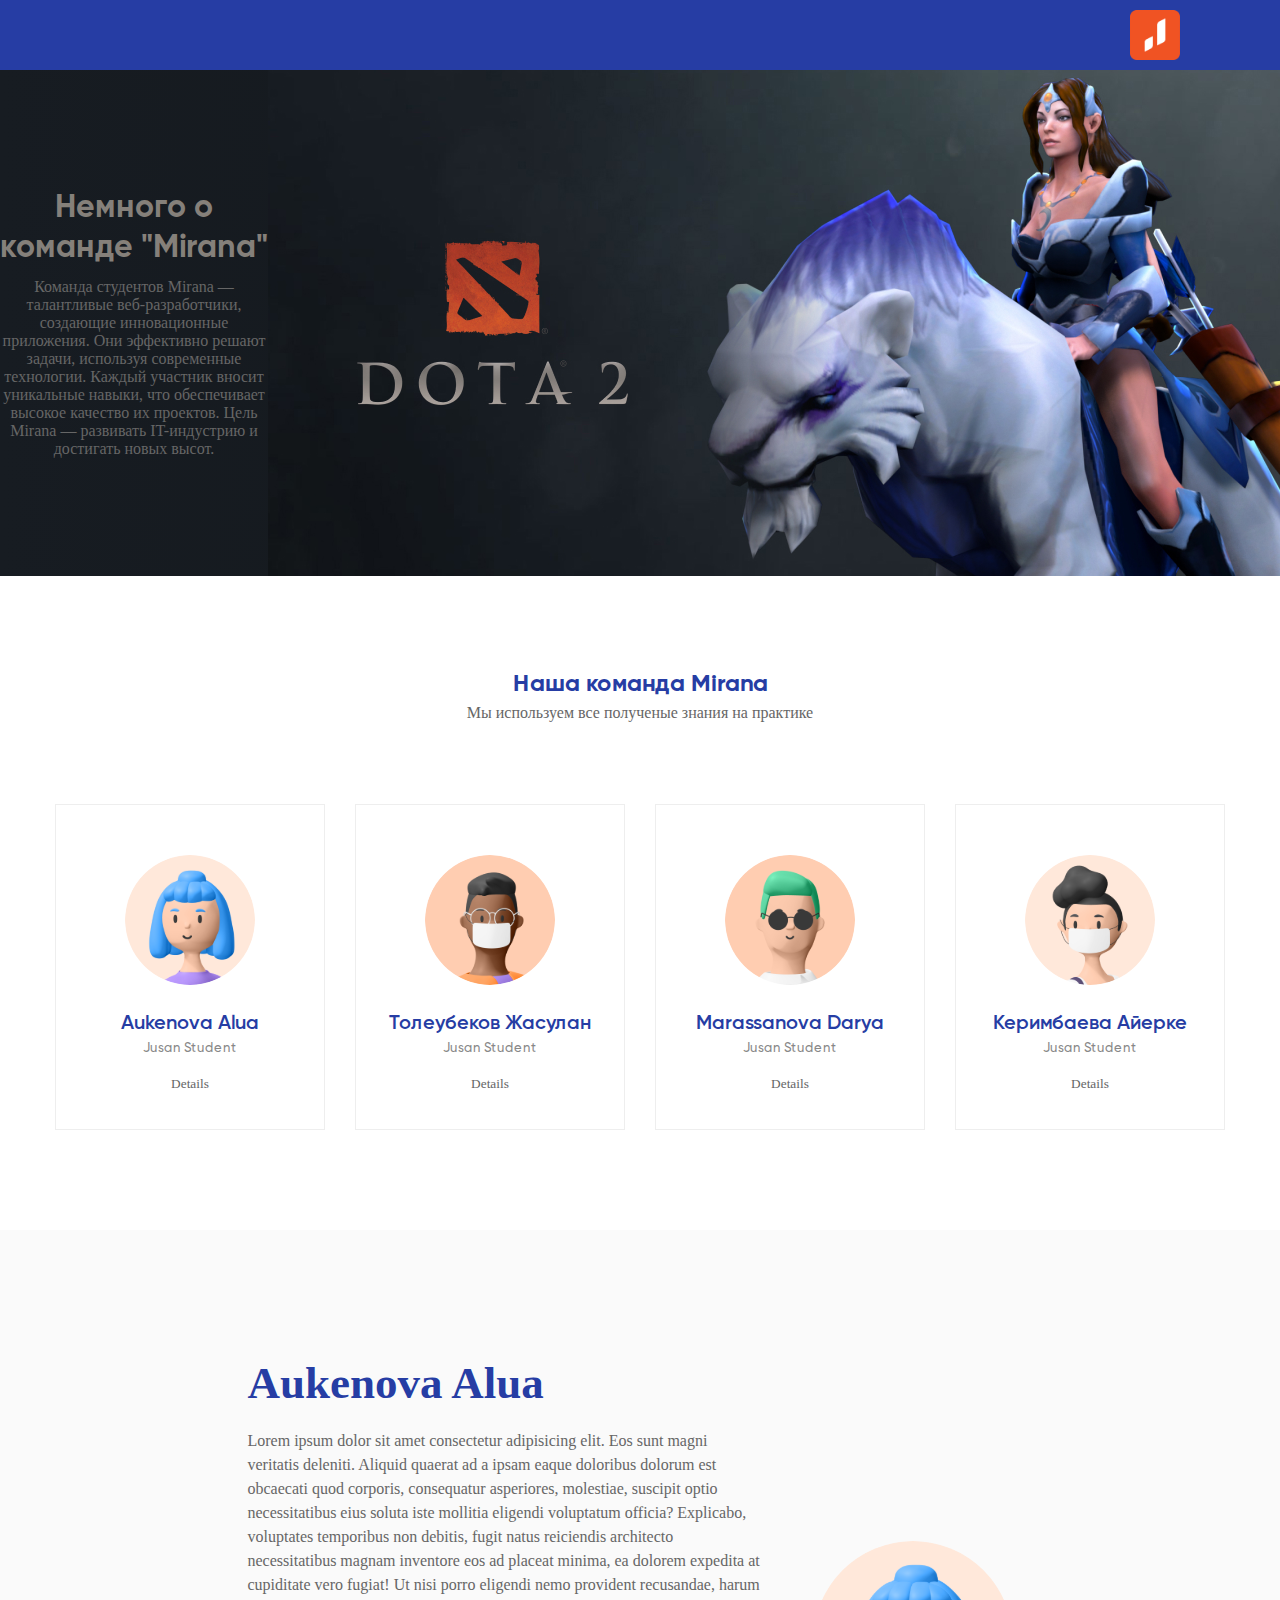
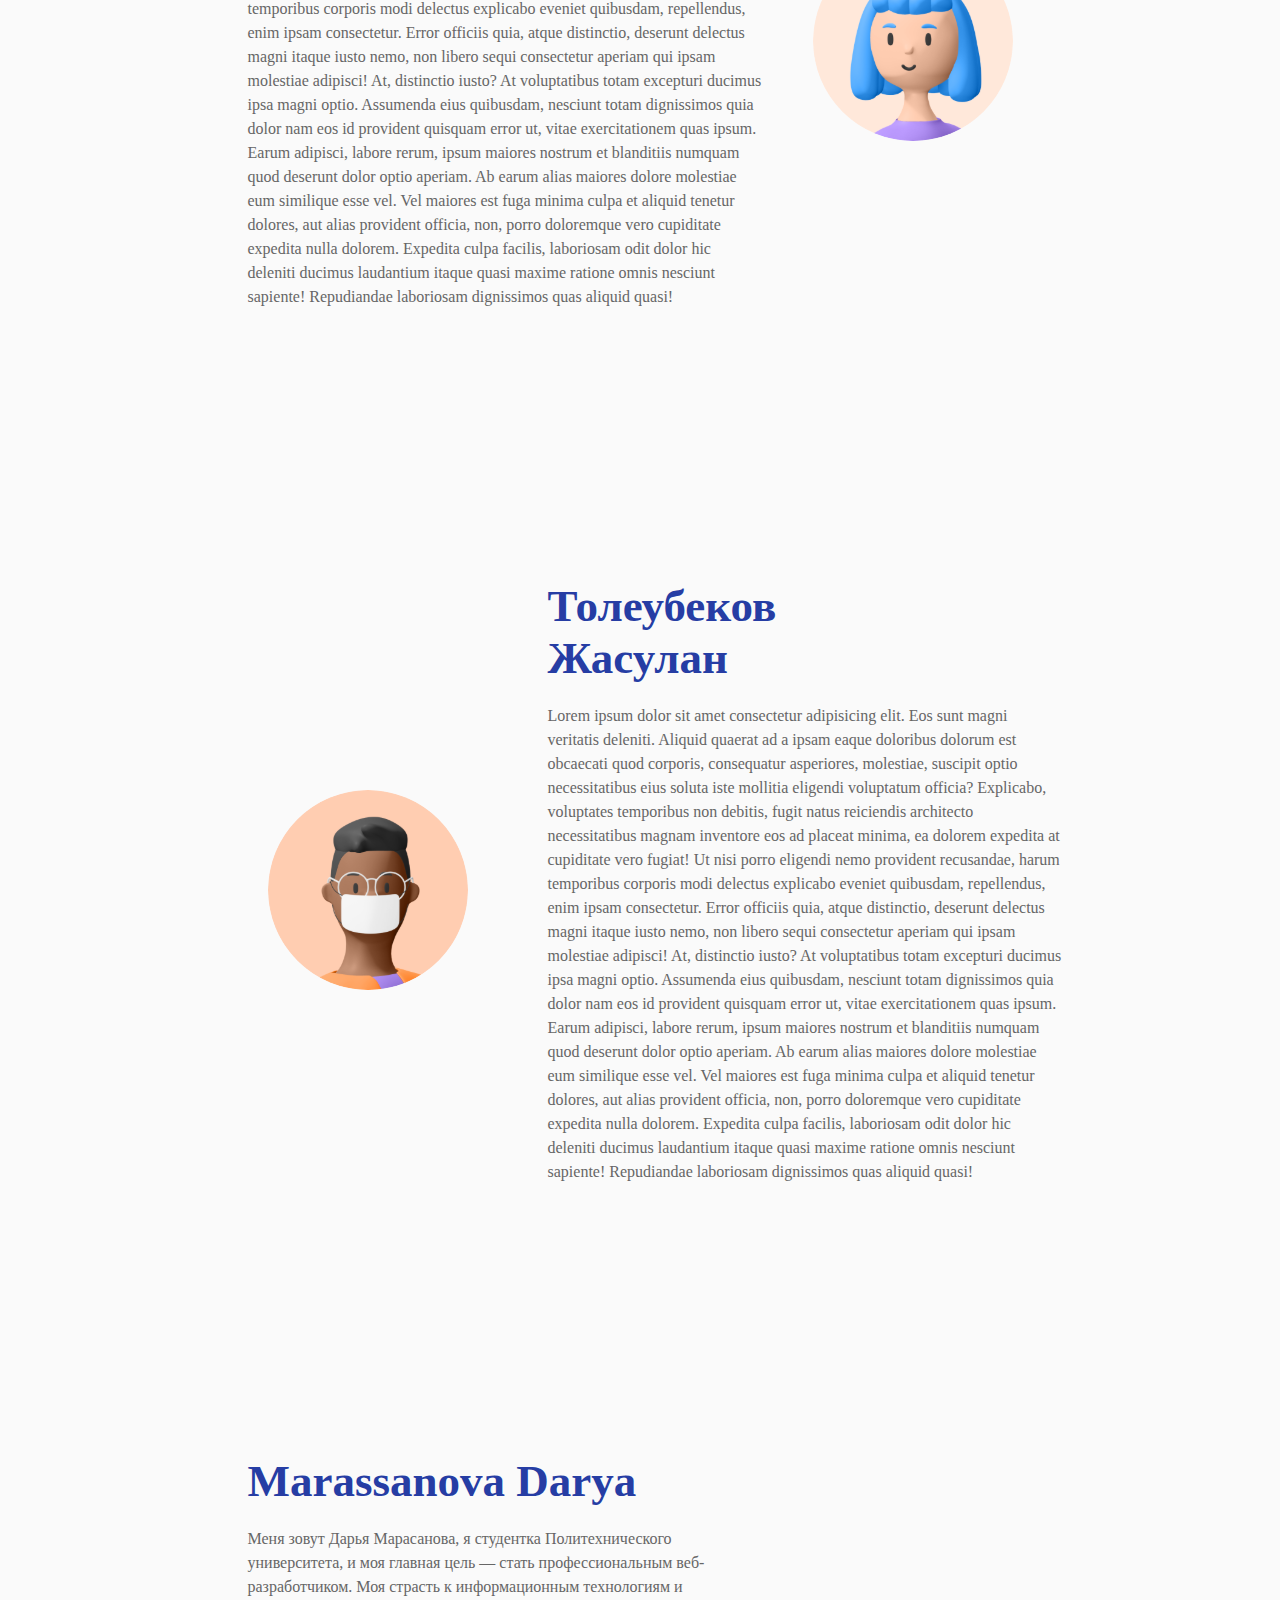
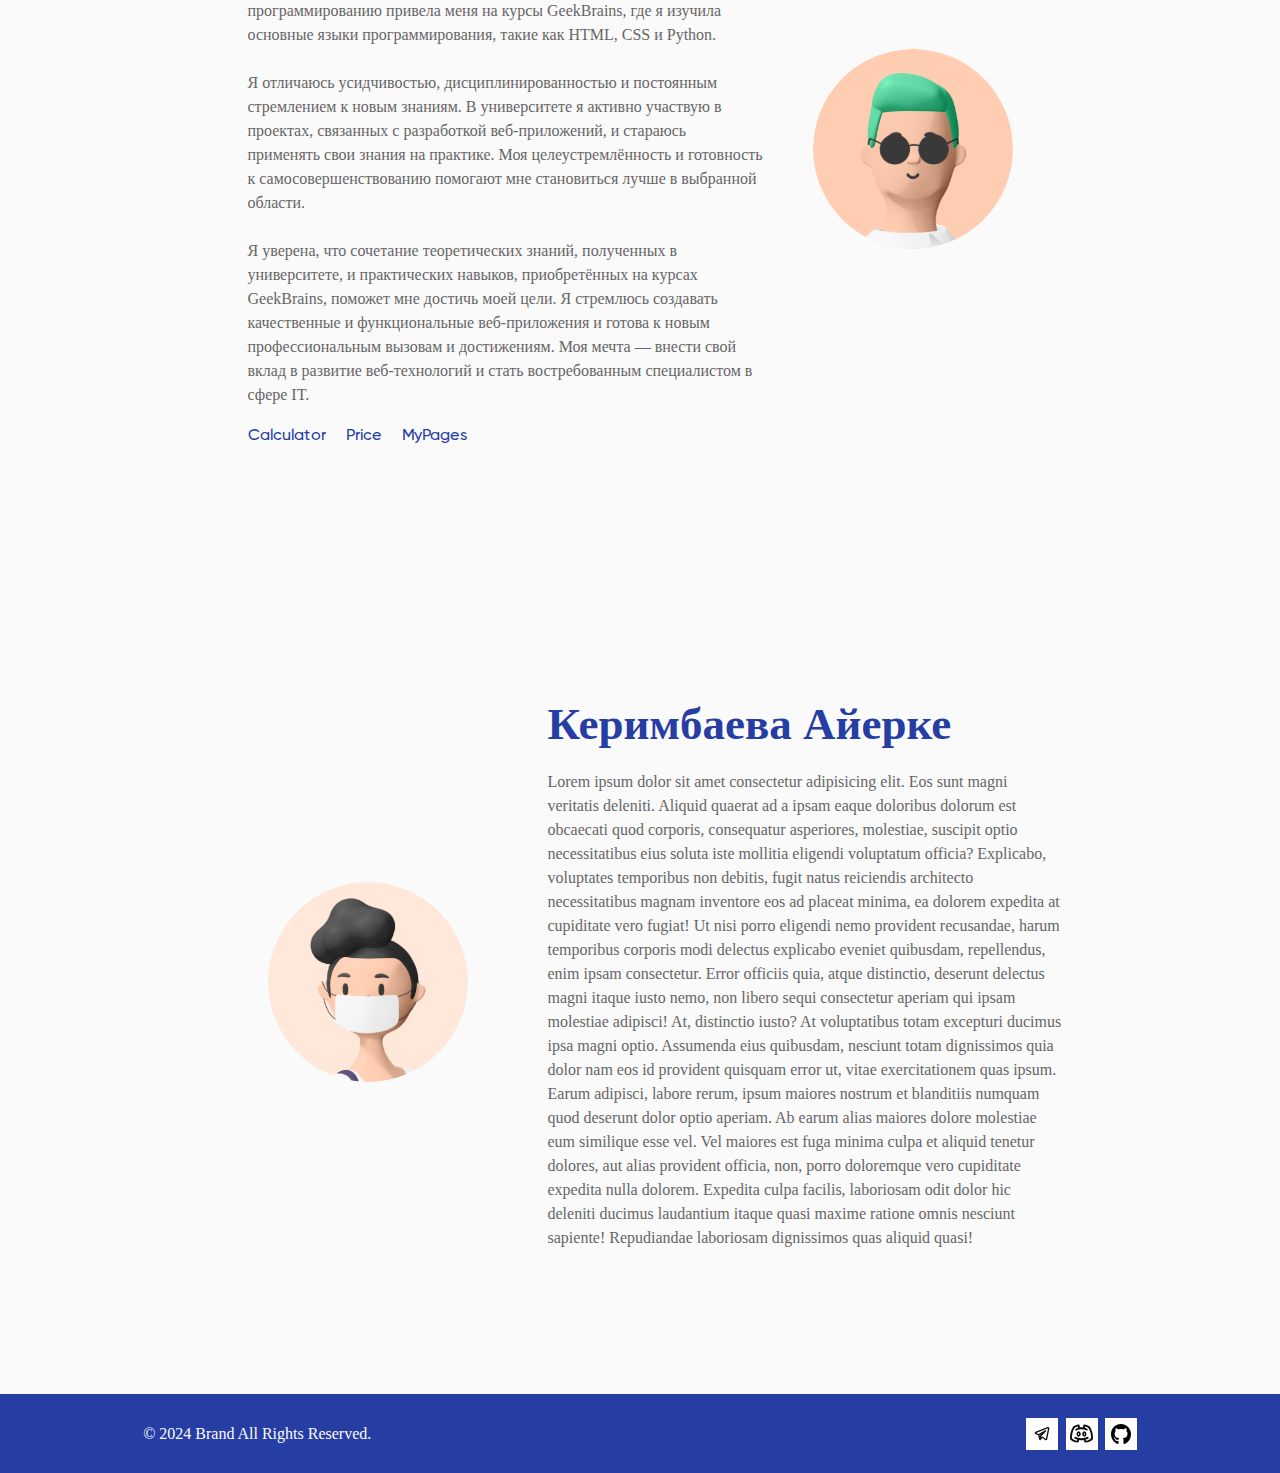
<file: index.html>
<!DOCTYPE html>
<html lang="en">
<head>
  <meta charset="UTF-8">
  <meta http-equiv="X-UA-Compatible" content="IE=edge">
  <meta name="viewport" content="width=device-width, initial-scale=1.0">
 <title>Mirana Team Website</title>
  <link rel="stylesheet" href="style.css">
</head>

<body>
    <header>
        <div class="logo"><img src="./img/jusan.png" alt="logo"></div>
    </header>

    <main>
      <section class="about">
        <div class="content">
          <h1 class="title title_about">Немного о команде "Mirana"</h1>
          <p class="text text_about">Команда студентов Mirana — талантливые веб-разработчики, создающие инновационные приложения. Они эффективно решают задачи, используя современные технологии. Каждый участник вносит уникальные навыки, что обеспечивает высокое качество их проектов. Цель Mirana — развивать IT-индустрию и достигать новых высот.</p>
        </div>
          <img class="image" src="./img/mirana.jpg" alt="mirana">
      </section>
    

      <section class="team">
          <div class="team_title headline">
              <h2 class="title headline_tittle">Наша команда Mirana</h2>
              <p class="text headline_text team_text">Мы используем все полученые знания на практике</p>
          </div>
          <div class="person">
              <img src="img/person1.svg" alt="person_img" class="person_img">
              <div class="author_name">
                  <h3 class="person_name">Aukenova Alua</h3>
                  <p class="text person_text">Jusan Student</p>
              </div>
              <button class="person_button"><a href="#person1" class="text button_text">Details</a></button>
              <!-- <img src="img/social_icon.svg" alt="social_icon" class="social_icon"> -->
          </div>
          <div class="person">
              <img src="img/person2.svg" alt="person_img" class="person_img">
              <div class="author_name">
                  <h3 class="person_name">Толеубеков Жасулан</h3>
                  <p class="text person_text">Jusan Student</p>
              </div>
              <button class="person_button"><a href="#person2" class="text button_text">Details</a></button>
              <!-- <img src="img/social_icon.svg" alt="social_icon" class="social_icon"> -->
          </div>
          <div class="person">
              <img src="img/person3.svg" alt="person_img" class="person_img">
              <div class="author_name">
                  <h3 class="person_name">Marassanova Darya</h3>
                  <p class="text person_text">Jusan Student</p>
              </div>
              <button class="person_button"><a href="#person3" class="text button_text">Details</a></button>
              <!-- <img src="img/social_icon.svg" alt="social_icon" class="social_icon"> -->
          </div>
          <div class="person">
              <img src="img/person4.svg" alt="person_img" class="person_img">
              <div class="author_name">
                  <h3 class="person_name">Керимбаева Айерке</h3>
                  <p class="text person_text">Jusan Student</p>
              </div>
              <button class="person_button" ><a href="#person4" class="text button_text">Details</a></button>
              <!-- <img src="img/social_icon.svg" alt="social_icon" class="social_icon"> -->
          </div>
      </section>
      <section class="details">
        <div class="details_card" id="person1">
            <div class="details_content">
              <h3 class="tittle details_tittle">Aukenova Alua</h3>
              <p class="text details_text">Lorem ipsum dolor sit amet consectetur adipisicing elit. Eos sunt magni veritatis deleniti. Aliquid quaerat ad a ipsam eaque doloribus dolorum est obcaecati quod corporis, consequatur asperiores, molestiae, suscipit optio necessitatibus eius soluta iste mollitia eligendi voluptatum officia? Explicabo, voluptates temporibus non debitis, fugit natus reiciendis architecto necessitatibus magnam inventore eos ad placeat minima, ea dolorem expedita at cupiditate vero fugiat! Ut nisi porro eligendi nemo provident recusandae, harum temporibus corporis modi delectus explicabo eveniet quibusdam, repellendus, enim ipsam consectetur. Error officiis quia, atque distinctio, deserunt delectus magni itaque iusto nemo, non libero sequi consectetur aperiam qui ipsam molestiae adipisci! At, distinctio iusto? At voluptatibus totam excepturi ducimus ipsa magni optio. Assumenda eius quibusdam, nesciunt totam dignissimos quia dolor nam eos id provident quisquam error ut, vitae exercitationem quas ipsum. Earum adipisci, labore rerum, ipsum maiores nostrum et blanditiis numquam quod deserunt dolor optio aperiam. Ab earum alias maiores dolore molestiae eum similique esse vel. Vel maiores est fuga minima culpa et aliquid tenetur dolores, aut alias provident officia, non, porro doloremque vero cupiditate expedita nulla dolorem. Expedita culpa facilis, laboriosam odit dolor hic deleniti ducimus laudantium itaque quasi maxime ratione omnis nesciunt sapiente! Repudiandae laboriosam dignissimos quas aliquid quasi!</p>
            </div>
              <img class="details_photo" src="img/person1.svg" alt="details_photo">
        </div>
        <div class="details_card" id="person2">
          <img class="details_photo" src="img/person2.svg" alt="details_photo">
          <div class="details_content">
            <h3 class="tittle details_tittle">Толеубеков Жасулан</h3>
            <p class="text details_text">Lorem ipsum dolor sit amet consectetur adipisicing elit. Eos sunt magni veritatis deleniti. Aliquid quaerat ad a ipsam eaque doloribus dolorum est obcaecati quod corporis, consequatur asperiores, molestiae, suscipit optio necessitatibus eius soluta iste mollitia eligendi voluptatum officia? Explicabo, voluptates temporibus non debitis, fugit natus reiciendis architecto necessitatibus magnam inventore eos ad placeat minima, ea dolorem expedita at cupiditate vero fugiat! Ut nisi porro eligendi nemo provident recusandae, harum temporibus corporis modi delectus explicabo eveniet quibusdam, repellendus, enim ipsam consectetur. Error officiis quia, atque distinctio, deserunt delectus magni itaque iusto nemo, non libero sequi consectetur aperiam qui ipsam molestiae adipisci! At, distinctio iusto? At voluptatibus totam excepturi ducimus ipsa magni optio. Assumenda eius quibusdam, nesciunt totam dignissimos quia dolor nam eos id provident quisquam error ut, vitae exercitationem quas ipsum. Earum adipisci, labore rerum, ipsum maiores nostrum et blanditiis numquam quod deserunt dolor optio aperiam. Ab earum alias maiores dolore molestiae eum similique esse vel. Vel maiores est fuga minima culpa et aliquid tenetur dolores, aut alias provident officia, non, porro doloremque vero cupiditate expedita nulla dolorem. Expedita culpa facilis, laboriosam odit dolor hic deleniti ducimus laudantium itaque quasi maxime ratione omnis nesciunt sapiente! Repudiandae laboriosam dignissimos quas aliquid quasi!</p>
           </div>
        </div>
        <div class="details_card" id="person3">
        <div class="details_content">
          <h3 class="tittle details_tittle">Marassanova Darya</h3>
          <p class="text details_text">Меня зовут Дарья Марасанова, я студентка Политехнического университета, и моя главная цель — стать профессиональным веб-разработчиком. Моя страсть к информационным технологиям и программированию привела меня на курсы GeekBrains, где я изучила основные языки программирования, такие как HTML, CSS и Python. 

            <br/><br/>Я отличаюсь усидчивостью, дисциплинированностью и постоянным стремлением к новым знаниям. В университете я активно участвую в проектах, связанных с разработкой веб-приложений, и стараюсь применять свои знания на практике. Моя целеустремлённость и готовность к самосовершенствованию помогают мне становиться лучше в выбранной области.
            
            <br/><br/>Я уверена, что сочетание теоретических знаний, полученных в университете, и практических навыков, приобретённых на курсах GeekBrains, поможет мне достичь моей цели. Я стремлюсь создавать качественные и функциональные веб-приложения и готова к новым профессиональным вызовам и достижениям. Моя мечта — внести свой вклад в развитие веб-технологий и стать востребованным специалистом в сфере IT.</p>
            <div class="project">
            <a class="person_button text button_text" href="./calc/index.html">
              Calculator
             </a>
             <a class="person_button text button_text" href="./folder4/index.html">
              Price
             </a>
             <a class="person_button text button_text" href="./folder2/index.html">
              MyPages
             </a>
            </div>
          </div>
          <img class="details_photo" src="img/person3.svg" alt="details_photo">
        </div>
        <div class="details_card" id="person4">
      <img class="details_photo" src="img/person4.svg" alt="details_photo">
      <div class="details_content">
        <h3 class="tittle details_tittle">Керимбаева Айерке</h3>
        <p class="text details_text">Lorem ipsum dolor sit amet consectetur adipisicing elit. Eos sunt magni veritatis deleniti. Aliquid quaerat ad a ipsam eaque doloribus dolorum est obcaecati quod corporis, consequatur asperiores, molestiae, suscipit optio necessitatibus eius soluta iste mollitia eligendi voluptatum officia? Explicabo, voluptates temporibus non debitis, fugit natus reiciendis architecto necessitatibus magnam inventore eos ad placeat minima, ea dolorem expedita at cupiditate vero fugiat! Ut nisi porro eligendi nemo provident recusandae, harum temporibus corporis modi delectus explicabo eveniet quibusdam, repellendus, enim ipsam consectetur. Error officiis quia, atque distinctio, deserunt delectus magni itaque iusto nemo, non libero sequi consectetur aperiam qui ipsam molestiae adipisci! At, distinctio iusto? At voluptatibus totam excepturi ducimus ipsa magni optio. Assumenda eius quibusdam, nesciunt totam dignissimos quia dolor nam eos id provident quisquam error ut, vitae exercitationem quas ipsum. Earum adipisci, labore rerum, ipsum maiores nostrum et blanditiis numquam quod deserunt dolor optio aperiam. Ab earum alias maiores dolore molestiae eum similique esse vel. Vel maiores est fuga minima culpa et aliquid tenetur dolores, aut alias provident officia, non, porro doloremque vero cupiditate expedita nulla dolorem. Expedita culpa facilis, laboriosam odit dolor hic deleniti ducimus laudantium itaque quasi maxime ratione omnis nesciunt sapiente! Repudiandae laboriosam dignissimos quas aliquid quasi!</p>
      </div>
        </div>
      </section>
      
    </main>


    <footer class="copyright_content">
      <p class="text copyright">© 2024  Brand  All Rights Reserved.</p>
      <div class="social_media">
          <a class="socila_media_link" href=" https://t.me/+_m6RdMRo3P44MzFi">
            <svg width="16" height="17" viewBox="0 0 24 24" fill="none" xmlns="http://www.w3.org/2000/svg"><path fill-rule="evenodd" clip-rule="evenodd" d="M23.1117 4.49449C23.4296 2.94472 21.9074 1.65683 20.4317 2.227L2.3425 9.21601C0.694517 9.85273 0.621087 12.1572 2.22518 12.8975L6.1645 14.7157L8.03849 21.2746C8.13583 21.6153 8.40618 21.8791 8.74917 21.968C9.09216 22.0568 9.45658 21.9576 9.70712 21.707L12.5938 18.8203L16.6375 21.8531C17.8113 22.7334 19.5019 22.0922 19.7967 20.6549L23.1117 4.49449ZM3.0633 11.0816L21.1525 4.0926L17.8375 20.2531L13.1 16.6999C12.7019 16.4013 12.1448 16.4409 11.7929 16.7928L10.5565 18.0292L10.928 15.9861L18.2071 8.70703C18.5614 8.35278 18.5988 7.79106 18.2947 7.39293C17.9906 6.99479 17.4389 6.88312 17.0039 7.13168L6.95124 12.876L3.0633 11.0816ZM8.17695 14.4791L8.78333 16.6015L9.01614 15.321C9.05253 15.1209 9.14908 14.9366 9.29291 14.7928L11.5128 12.573L8.17695 14.4791Z" fill="#0F0F0F"/></svg> 
          </a>
          <a class="socila_media_link" href="https://discord.gg/Wn7S9DQHqe">
            <svg width="23" height="23" viewBox="0 0 24 24" fill="none" xmlns="http://www.w3.org/2000/svg">
              <path fill-rule="evenodd" clip-rule="evenodd" d="M11 12.5C11 13.8807 10.1046 15 9 15C7.89543 15 7 13.8807 7 12.5C7 11.1193 7.89543 10 9 10C10.1046 10 11 11.1193 11 12.5ZM8.22293 12.5C8.22293 13.0365 8.57084 13.4713 9 13.4713C9.42916 13.4713 9.77707 13.0365 9.77707 12.5C9.77707 11.9635 9.42916 11.5287 9 11.5287C8.57084 11.5287 8.22293 11.9635 8.22293 12.5Z" fill="#0F0F0F"/>
              <path fill-rule="evenodd" clip-rule="evenodd" d="M15 15C16.1046 15 17 13.8807 17 12.5C17 11.1193 16.1046 10 15 10C13.8954 10 13 11.1193 13 12.5C13 13.8807 13.8954 15 15 15ZM15 13.4713C14.5708 13.4713 14.2229 13.0365 14.2229 12.5C14.2229 11.9635 14.5708 11.5287 15 11.5287C15.4292 11.5287 15.7771 11.9635 15.7771 12.5C15.7771 13.0365 15.4292 13.4713 15 13.4713Z" fill="#0F0F0F"/>
              <path fill-rule="evenodd" clip-rule="evenodd" d="M9.9864 3.33561C9.94083 3.06219 9.78382 2.81995 9.55284 2.66671C9.32186 2.51347 9.03764 2.46298 8.76801 2.52729C6.61476 3.04085 5.39826 3.471 3.47772 4.64723C3.33168 4.73668 3.21105 4.86214 3.1274 5.01158C1.9368 7.13867 1.14514 8.97344 0.657859 10.9416C0.171558 12.9058 1.51992e-05 14.9565 0 17.5C0 17.7652 0.105353 18.0196 0.292888 18.2071C1.35191 19.2661 2.45067 20.1002 3.71884 20.6638C4.99135 21.2294 6.3833 21.5 8 21.5C8.43043 21.5 8.81257 21.2246 8.94868 20.8162L9.62339 18.7921C10.3731 18.918 11.1769 19 12 19C12.8231 19 13.6269 18.918 14.3766 18.7921L15.0513 20.8162C15.1874 21.2246 15.5696 21.5 16 21.5C17.6167 21.5 19.0086 21.2294 20.2812 20.6638C21.5493 20.1002 22.6481 19.2661 23.7071 18.2071C23.8946 18.0196 24 17.7652 24 17.5C24 14.9565 23.8284 12.9058 23.3421 10.9416C22.8549 8.97344 22.0632 7.13867 20.8726 5.01158C20.789 4.86214 20.6683 4.73668 20.5223 4.64723C18.6017 3.471 17.3852 3.04085 15.232 2.52729C14.9624 2.46298 14.6781 2.51347 14.4472 2.66671C14.2162 2.81995 14.0592 3.06219 14.0136 3.33561L13.6356 5.60381C13.129 5.53843 12.5832 5.49994 12 5.49994C11.4168 5.49994 10.8709 5.53843 10.3644 5.60381L9.9864 3.33561ZM16.7135 19.4783L16.3365 18.3471C17.2221 18.0953 18.1008 17.7971 18.9331 17.4013C19.4309 17.1622 19.6405 16.5647 19.4014 16.0669C19.1622 15.5692 18.5647 15.3597 18.0669 15.5986C17.4725 15.8793 16.8456 16.1 16.2191 16.2953C15.0702 16.6535 13.5516 17 12 17C10.4484 17 8.92975 16.6535 7.78088 16.2953C7.15483 16.1001 6.53092 15.8781 5.93607 15.6C5.44219 15.3668 4.83698 15.5709 4.59864 16.0669C4.36123 16.561 4.57887 17.1681 5.0722 17.4039C5.90316 17.7978 6.77969 18.0958 7.66354 18.3471L7.28647 19.4783C6.22623 19.4118 5.33457 19.1933 4.53112 18.8362C3.65215 18.4455 2.83779 17.8709 2.00169 17.0797C2.02016 14.8272 2.19155 13.069 2.59925 11.4223C3.01458 9.74468 3.68586 8.13987 4.7452 6.2178C6.0043 5.46452 6.90106 5.0901 8.19227 4.73633L8.40706 6.02507C7.53196 6.29408 6.64115 6.64982 5.903 7.1977C5.46929 7.52129 5.37507 8.1667 5.7 8.59994C6.03024 9.04026 6.6539 9.1307 7.09547 8.80332C7.4639 8.53958 7.89071 8.34569 8.30889 8.17842C9.14624 7.84348 10.3952 7.49994 12 7.49994C13.6048 7.49994 14.8538 7.84348 15.6911 8.17842C16.1093 8.34568 16.5361 8.53955 16.9045 8.8033C17.3461 9.1307 17.9698 9.04027 18.3 8.59994C18.6241 8.16782 18.526 7.51604 18.0932 7.19491C17.3475 6.65617 16.4693 6.29447 15.5929 6.02507L15.8077 4.73633C17.0989 5.0901 17.9957 5.46452 19.2548 6.2178C20.3141 8.13987 20.9854 9.74468 21.4008 11.4223C21.8085 13.069 21.9798 14.8272 21.9983 17.0797C21.1622 17.8709 20.3479 18.4455 19.4689 18.8362C18.6654 19.1933 17.7738 19.4118 16.7135 19.4783ZM9 15C10.1046 15 11 13.8807 11 12.5C11 11.1193 10.1046 10 9 10C7.89543 10 7 11.1193 7 12.5C7 13.8807 7.89543 15 9 15ZM17 12.5C17 13.8807 16.1046 15 15 15C13.8954 15 13 13.8807 13 12.5C13 11.1193 13.8954 10 15 10C16.1046 10 17 11.1193 17 12.5ZM9 13.4713C8.57084 13.4713 8.22293 13.0365 8.22293 12.5C8.22293 11.9635 8.57084 11.5287 9 11.5287C9.42916 11.5287 9.77707 11.9635 9.77707 12.5C9.77707 13.0365 9.42916 13.4713 9 13.4713ZM15 13.4713C14.5708 13.4713 14.2229 13.0365 14.2229 12.5C14.2229 11.9635 14.5708 11.5287 15 11.5287C15.4292 11.5287 15.7771 11.9635 15.7771 12.5C15.7771 13.0365 15.4292 13.4713 15 13.4713Z" fill="#0F0F0F"/>
              </svg></a>
          <a class="socila_media_link" href="https://github.com/Marassanovad/Jusan_camp.git">
            <svg width="30" height="30" viewBox="0 0 24 24" fill="none" xmlns="http://www.w3.org/2000/svg">
              <path d="M9.35003 16.88C9.35003 16.95 9.28003 17 9.18003 17C9.08003 17 9.00003 17 9.00003 16.88C9.00003 16.76 9.08003 16.76 9.17003 16.76C9.26003 16.76 9.35003 16.81 9.35003 16.88ZM8.35003 16.73C8.35003 16.8 8.35003 16.88 8.49003 16.9C8.52584 16.9172 8.56701 16.9195 8.6045 16.9064C8.642 16.8933 8.67275 16.8658 8.69003 16.83C8.69003 16.76 8.69003 16.69 8.55003 16.66C8.41003 16.63 8.37003 16.66 8.35003 16.73ZM9.77003 16.68C9.68003 16.68 9.62003 16.76 9.63003 16.84C9.64003 16.92 9.72003 16.95 9.82003 16.93C9.92003 16.91 9.97003 16.84 9.96003 16.77C9.95003 16.7 9.87003 16.67 9.77003 16.68ZM11.9 4.00002C10.8454 3.99009 9.79962 4.19333 8.82547 4.59754C7.85132 5.00175 6.96887 5.5986 6.23107 6.35227C5.49328 7.10594 4.91535 8.0009 4.53197 8.98343C4.14859 9.96597 3.96765 11.0158 4.00003 12.07C3.97211 13.7969 4.48426 15.4894 5.46493 16.9111C6.4456 18.3328 7.84582 19.4127 9.47003 20C9.88003 20.07 10.03 19.81 10.03 19.6C10.03 19.39 10.03 18.26 10.03 17.6C10.03 17.6 7.77003 18.1 7.29003 16.6C7.29003 16.6 6.93003 15.6 6.40003 15.39C6.40003 15.39 5.66003 14.87 6.45003 14.88C6.70877 14.9149 6.95573 15.01 7.17108 15.1576C7.38643 15.3052 7.56417 15.5013 7.69003 15.73C7.79466 15.9351 7.9401 16.1167 8.11742 16.2635C8.29473 16.4104 8.50019 16.5195 8.72118 16.5841C8.94218 16.6487 9.17404 16.6675 9.40255 16.6393C9.63106 16.6111 9.85139 16.5364 10.05 16.42C10.0879 16.0025 10.2679 15.6107 10.56 15.31C8.76003 15.1 6.94003 14.84 6.94003 11.65C6.92091 11.2896 6.97881 10.9293 7.10985 10.5931C7.2409 10.2569 7.44209 9.95241 7.70003 9.70002C7.45667 8.96799 7.48507 8.17282 7.78003 7.46002C8.46003 7.24002 10.01 8.35002 10.01 8.35002C11.3342 7.97655 12.7359 7.97655 14.06 8.35002C14.06 8.35002 15.61 7.24002 16.29 7.46002C16.5914 8.17142 16.6198 8.96894 16.37 9.70002C16.6371 9.94893 16.8489 10.2511 16.9919 10.587C17.1348 10.9229 17.2057 11.285 17.2 11.65C17.2 14.85 15.3 15.1 13.5 15.31C13.6809 15.5129 13.8186 15.7506 13.9046 16.0085C13.9905 16.2664 14.023 16.5391 14 16.81C14 17.93 14 19.31 14 19.58C13.9994 19.6475 14.015 19.7142 14.0456 19.7744C14.0763 19.8346 14.1209 19.8866 14.1759 19.9258C14.2308 19.9651 14.2945 19.9905 14.3613 19.9999C14.4282 20.0094 14.4964 20.0025 14.56 19.98C16.1813 19.3978 17.5786 18.321 18.5547 16.9017C19.5309 15.4824 20.0364 13.7922 20 12.07C20.0094 11.0051 19.8061 9.94902 19.402 8.96371C18.9979 7.9784 18.4011 7.08369 17.6467 6.33205C16.8923 5.58041 15.9953 4.98696 15.0085 4.58651C14.0217 4.18606 12.9649 3.98667 11.9 4.00002ZM7.14003 15.41C7.14003 15.41 7.14003 15.52 7.14003 15.58C7.15118 15.5912 7.16442 15.6001 7.17901 15.6061C7.1936 15.6122 7.20923 15.6153 7.22503 15.6153C7.24082 15.6153 7.25646 15.6122 7.27105 15.6061C7.28563 15.6001 7.29888 15.5912 7.31003 15.58C7.31003 15.58 7.31003 15.47 7.31003 15.4C7.31003 15.33 7.18003 15.37 7.14003 15.41ZM6.79003 15.14C6.79003 15.14 6.79003 15.24 6.86003 15.27C6.86846 15.2805 6.87913 15.2889 6.89124 15.2947C6.90335 15.3004 6.91661 15.3035 6.93003 15.3035C6.94345 15.3035 6.9567 15.3004 6.96881 15.2947C6.98093 15.2889 6.99159 15.2805 7.00003 15.27C7.00003 15.27 7.00003 15.17 6.93003 15.14C6.86003 15.11 6.81003 15.11 6.79003 15.14ZM7.79003 16.32C7.79003 16.32 7.79003 16.46 7.79003 16.53C7.79003 16.6 7.96003 16.61 8.00003 16.53C8.04003 16.45 8.00003 16.39 8.00003 16.32C8.00003 16.25 7.87003 16.27 7.83003 16.32H7.79003ZM7.42003 15.83C7.42003 15.83 7.42003 15.95 7.42003 16.03C7.42003 16.11 7.56003 16.14 7.61003 16.11C7.63535 16.0809 7.6493 16.0436 7.6493 16.005C7.6493 15.9664 7.63535 15.9291 7.61003 15.9C7.56003 15.82 7.48003 15.79 7.42003 15.83Z" fill="#000000"/>
              </svg></a>

      </div>
      
  </footer>

</body>

</html>
</file>
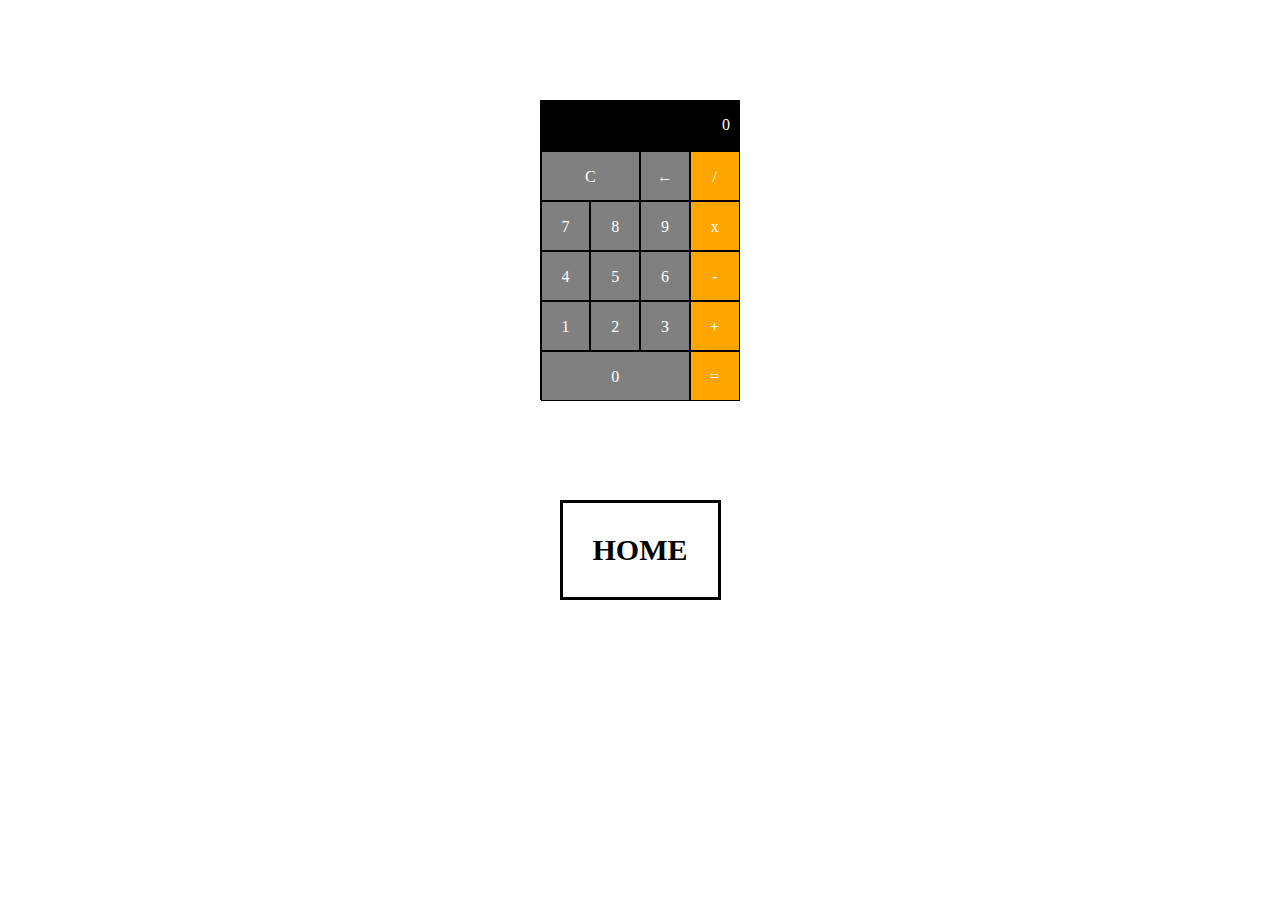
<file: calc/index.html>
<!DOCTYPE html>
<html lang="en">
<head>
    <meta charset="UTF-8">
    <meta http-equiv="X-UA-Compatible" content="IE=edge">
    <meta name="viewport" content="width=device-width, initial-scale=1.0">
    <link rel="stylesheet" href="style.css">
    <title>Document</title>
</head>
    <body>
        <div class="wrapper">      
            <section class="calc-buttons">
                <div class="line sum_line"><p class="text line_text">0</p></div>
                <div class="line">
                    <div class="number clear"><p class="text">C</p></div>
                    <div class="number"><p class="text">←</p></div>
                    <div class="sign"><p class="text">/</p></div>
                </div>
                <div class="line">
                    <div class="number"><p class="text">7</p></div>
                    <div class="number"><p class="text">8</p></div>
                    <div class="number"><p class="text">9</p></div>
                    <div class="sign"><p class="text">x</p></div>
                </div>
                <div class="line">
                    <div class="number"><p class="text">4</p></div>
                    <div class="number"><p class="text">5</p></div>
                    <div class="number"><p class="text">6</p></div>
                    <div class="sign"><p class="text">-</p></div>
                </div>
                <div class="line">
                    <div class="number"><p class="text">1</p></div>
                    <div class="number"><p class="text">2</p></div>
                    <div class="number"><p class="text">3</p></div>
                    <div class="sign"><p class="text">+</p></div>
                </div>
                <div class="line">               
                    <div class="number zero"><p class="text">0</p></div>
                    <div class="sign"><p class="text">=</p></div>
                </div>
            </section>
        </div>
        <div class="home_button">
            <a class="button_text" href="../index.html">
              HOME
             </a>
          </div>
    </body>
</html>
</file>
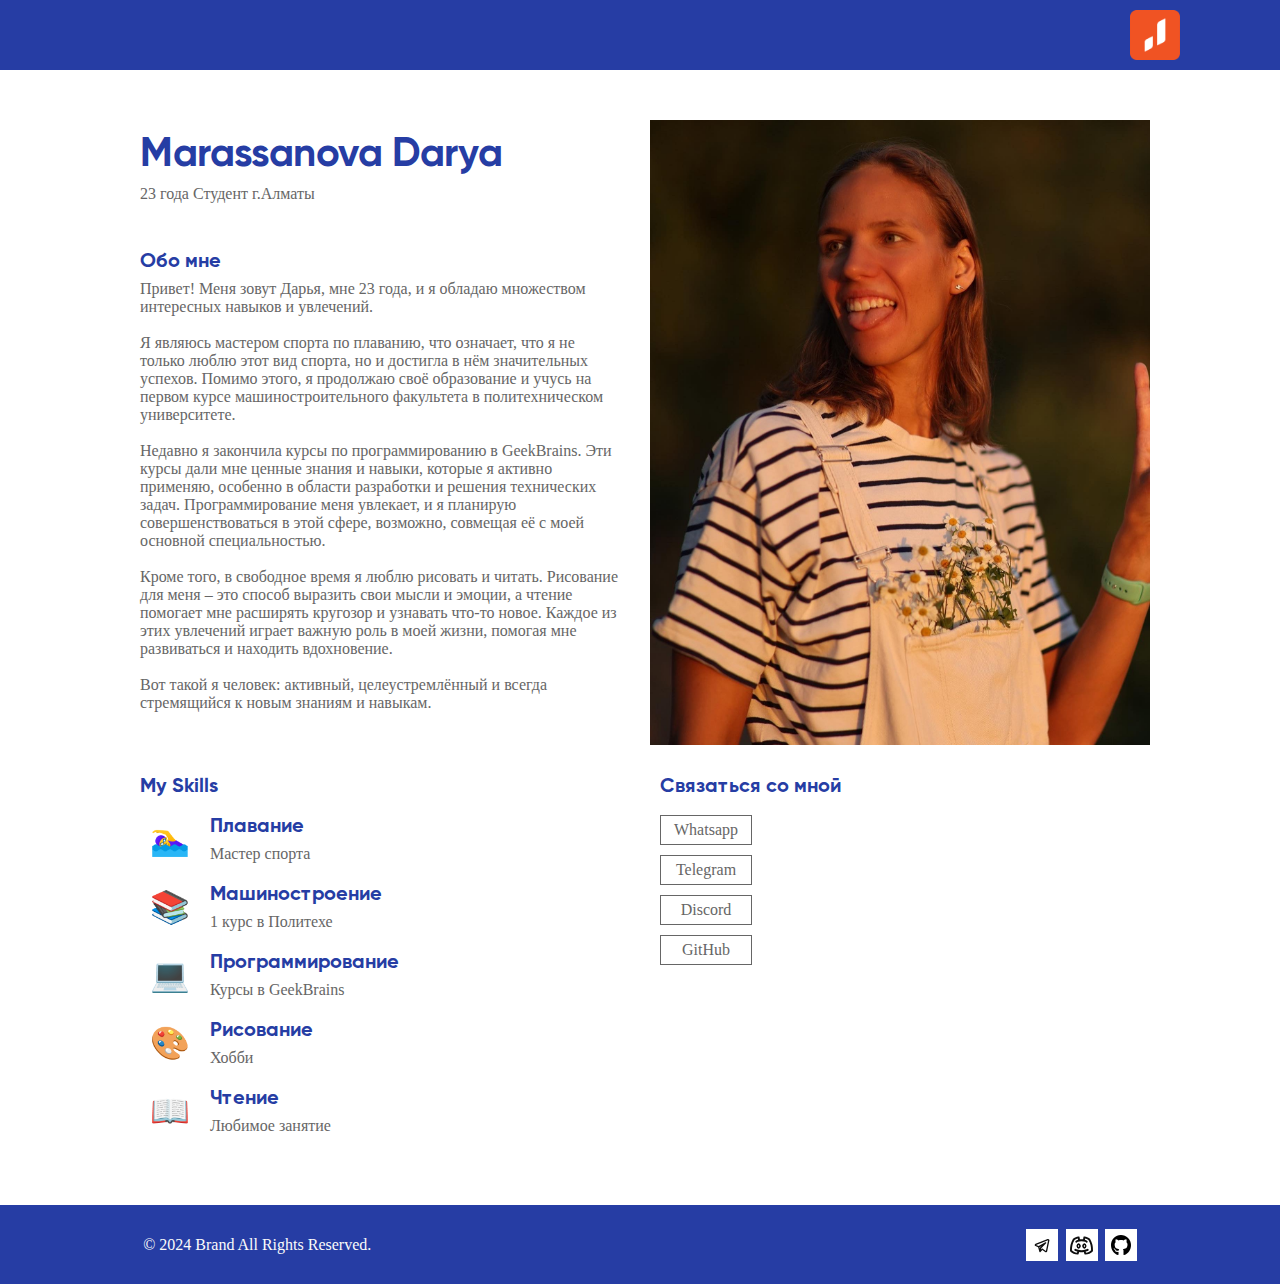
<file: folder2/index.html>
<!DOCTYPE html>
<html lang="en">
<head>
    <meta charset="UTF-8">
    <meta http-equiv="X-UA-Compatible" content="IE=edge">
    <meta name="viewport" content="width=device-width, initial-scale=1.0">
    <title>Document</title>
    <link rel="stylesheet" href="style.css">
</head>
<body>
    <header>
        <div class="logo"><img src="../img/jusan.png" alt="logo"></div>
    </header>

    <main>
        <section class="about">
            <div class="person_info info1">
                <h1 class="title">Marassanova Darya</h1>
                <p class="text">23 года Студент г.Алматы</p>
            </div>
            <img src="../img/photo.jpg" alt="photo" class="photo">
            <div class="person_info info2">
                <h2 class="title">Обо мне</h2>
                <p class="text">Привет! Меня зовут Дарья, мне 23 года, и я обладаю множеством интересных навыков и увлечений. 
                    <br><br>
                    Я являюсь мастером спорта по плаванию, что означает, что я не только люблю этот вид спорта, но и достигла в нём значительных успехов. Помимо этого, я продолжаю своё образование и учусь на первом курсе машиностроительного факультета в политехническом университете. 
                    <br><br>
                    Недавно я закончила курсы по программированию в GeekBrains. Эти курсы дали мне ценные знания и навыки, которые я активно применяю, особенно в области разработки и решения технических задач. Программирование меня увлекает, и я планирую совершенствоваться в этой сфере, возможно, совмещая её с моей основной специальностью.
                    <br><br>
                    Кроме того, в свободное время я люблю рисовать и читать. Рисование для меня – это способ выразить свои мысли и эмоции, а чтение помогает мне расширять кругозор и узнавать что-то новое. Каждое из этих увлечений играет важную роль в моей жизни, помогая мне развиваться и находить вдохновение.
                    <br><br>
                    Вот такой я человек: активный, целеустремлённый и всегда стремящийся к новым знаниям и навыкам.</p>
            </div>
            <div class="skills-container person_info info3">
                    <h2 class="title">My Skills</h2>
                    <div class="skill">
                        <div class="skill-icon">🏊‍♀️</div>
                        <div class="skill-info">
                            <h2 class="title">Плавание</h2>
                            <p class="text">Мастер спорта</p>
                        </div>
                    </div>
                    <div class="skill">
                        <div class="skill-icon">📚</div>
                        <div class="skill-info">
                            <h2 class="title">Машиностроение</h2>
                            <p class="text">1 курс в Политехе</p>
                        </div>
                    </div>
                    <div class="skill">
                        <div class="skill-icon">💻</div>
                        <div class="skill-info">
                            <h2 class="title">Программирование</h2>
                            <p class="text">Курсы в GeekBrains</p>
                        </div>
                    </div>
                    <div class="skill">
                        <div class="skill-icon">🎨</div>
                        <div class="skill-info">
                            <h2 class="title">Рисование</h2>
                            <p class="text">Хобби</p>
                        </div>
                    </div>
                    <div class="skill">
                        <div class="skill-icon">📖</div>
                        <div class="skill-info">
                            <h2 class="title">Чтение</h2>
                            <p class="text">Любимое занятие</p>
                        </div>
                    </div>
                </div>
                
             
            <div class="my_link">
                <h2 class="title">Связаться со мной</h2>
                <a href="https://api.whatsapp.com/send?phone=77076741491" class="link text">Whatsapp</a>
                <a href="https://t.me/marassanovad" class="link text">Telegram</a>
                <a href="https://discordapp.com/users/marassanovad/" class="link text">Discord</a>
                <a href="https://github.com/Marassanovad" class="link text">GitHub</a>
            </div>




        </section>
    </main>
        
    
    <footer class="copyright_content">
      <p class="text copyright">© 2024  Brand  All Rights Reserved.</p>
      <div class="social_media">
          <a class="socila_media_link" href=" https://t.me/+_m6RdMRo3P44MzFi">
            <svg width="16" height="17" viewBox="0 0 24 24" fill="none" xmlns="http://www.w3.org/2000/svg"><path fill-rule="evenodd" clip-rule="evenodd" d="M23.1117 4.49449C23.4296 2.94472 21.9074 1.65683 20.4317 2.227L2.3425 9.21601C0.694517 9.85273 0.621087 12.1572 2.22518 12.8975L6.1645 14.7157L8.03849 21.2746C8.13583 21.6153 8.40618 21.8791 8.74917 21.968C9.09216 22.0568 9.45658 21.9576 9.70712 21.707L12.5938 18.8203L16.6375 21.8531C17.8113 22.7334 19.5019 22.0922 19.7967 20.6549L23.1117 4.49449ZM3.0633 11.0816L21.1525 4.0926L17.8375 20.2531L13.1 16.6999C12.7019 16.4013 12.1448 16.4409 11.7929 16.7928L10.5565 18.0292L10.928 15.9861L18.2071 8.70703C18.5614 8.35278 18.5988 7.79106 18.2947 7.39293C17.9906 6.99479 17.4389 6.88312 17.0039 7.13168L6.95124 12.876L3.0633 11.0816ZM8.17695 14.4791L8.78333 16.6015L9.01614 15.321C9.05253 15.1209 9.14908 14.9366 9.29291 14.7928L11.5128 12.573L8.17695 14.4791Z" fill="#0F0F0F"/></svg> 
          </a>
          <a class="socila_media_link" href="https://discord.gg/Wn7S9DQHqe">
            <svg width="23" height="23" viewBox="0 0 24 24" fill="none" xmlns="http://www.w3.org/2000/svg">
              <path fill-rule="evenodd" clip-rule="evenodd" d="M11 12.5C11 13.8807 10.1046 15 9 15C7.89543 15 7 13.8807 7 12.5C7 11.1193 7.89543 10 9 10C10.1046 10 11 11.1193 11 12.5ZM8.22293 12.5C8.22293 13.0365 8.57084 13.4713 9 13.4713C9.42916 13.4713 9.77707 13.0365 9.77707 12.5C9.77707 11.9635 9.42916 11.5287 9 11.5287C8.57084 11.5287 8.22293 11.9635 8.22293 12.5Z" fill="#0F0F0F"/>
              <path fill-rule="evenodd" clip-rule="evenodd" d="M15 15C16.1046 15 17 13.8807 17 12.5C17 11.1193 16.1046 10 15 10C13.8954 10 13 11.1193 13 12.5C13 13.8807 13.8954 15 15 15ZM15 13.4713C14.5708 13.4713 14.2229 13.0365 14.2229 12.5C14.2229 11.9635 14.5708 11.5287 15 11.5287C15.4292 11.5287 15.7771 11.9635 15.7771 12.5C15.7771 13.0365 15.4292 13.4713 15 13.4713Z" fill="#0F0F0F"/>
              <path fill-rule="evenodd" clip-rule="evenodd" d="M9.9864 3.33561C9.94083 3.06219 9.78382 2.81995 9.55284 2.66671C9.32186 2.51347 9.03764 2.46298 8.76801 2.52729C6.61476 3.04085 5.39826 3.471 3.47772 4.64723C3.33168 4.73668 3.21105 4.86214 3.1274 5.01158C1.9368 7.13867 1.14514 8.97344 0.657859 10.9416C0.171558 12.9058 1.51992e-05 14.9565 0 17.5C0 17.7652 0.105353 18.0196 0.292888 18.2071C1.35191 19.2661 2.45067 20.1002 3.71884 20.6638C4.99135 21.2294 6.3833 21.5 8 21.5C8.43043 21.5 8.81257 21.2246 8.94868 20.8162L9.62339 18.7921C10.3731 18.918 11.1769 19 12 19C12.8231 19 13.6269 18.918 14.3766 18.7921L15.0513 20.8162C15.1874 21.2246 15.5696 21.5 16 21.5C17.6167 21.5 19.0086 21.2294 20.2812 20.6638C21.5493 20.1002 22.6481 19.2661 23.7071 18.2071C23.8946 18.0196 24 17.7652 24 17.5C24 14.9565 23.8284 12.9058 23.3421 10.9416C22.8549 8.97344 22.0632 7.13867 20.8726 5.01158C20.789 4.86214 20.6683 4.73668 20.5223 4.64723C18.6017 3.471 17.3852 3.04085 15.232 2.52729C14.9624 2.46298 14.6781 2.51347 14.4472 2.66671C14.2162 2.81995 14.0592 3.06219 14.0136 3.33561L13.6356 5.60381C13.129 5.53843 12.5832 5.49994 12 5.49994C11.4168 5.49994 10.8709 5.53843 10.3644 5.60381L9.9864 3.33561ZM16.7135 19.4783L16.3365 18.3471C17.2221 18.0953 18.1008 17.7971 18.9331 17.4013C19.4309 17.1622 19.6405 16.5647 19.4014 16.0669C19.1622 15.5692 18.5647 15.3597 18.0669 15.5986C17.4725 15.8793 16.8456 16.1 16.2191 16.2953C15.0702 16.6535 13.5516 17 12 17C10.4484 17 8.92975 16.6535 7.78088 16.2953C7.15483 16.1001 6.53092 15.8781 5.93607 15.6C5.44219 15.3668 4.83698 15.5709 4.59864 16.0669C4.36123 16.561 4.57887 17.1681 5.0722 17.4039C5.90316 17.7978 6.77969 18.0958 7.66354 18.3471L7.28647 19.4783C6.22623 19.4118 5.33457 19.1933 4.53112 18.8362C3.65215 18.4455 2.83779 17.8709 2.00169 17.0797C2.02016 14.8272 2.19155 13.069 2.59925 11.4223C3.01458 9.74468 3.68586 8.13987 4.7452 6.2178C6.0043 5.46452 6.90106 5.0901 8.19227 4.73633L8.40706 6.02507C7.53196 6.29408 6.64115 6.64982 5.903 7.1977C5.46929 7.52129 5.37507 8.1667 5.7 8.59994C6.03024 9.04026 6.6539 9.1307 7.09547 8.80332C7.4639 8.53958 7.89071 8.34569 8.30889 8.17842C9.14624 7.84348 10.3952 7.49994 12 7.49994C13.6048 7.49994 14.8538 7.84348 15.6911 8.17842C16.1093 8.34568 16.5361 8.53955 16.9045 8.8033C17.3461 9.1307 17.9698 9.04027 18.3 8.59994C18.6241 8.16782 18.526 7.51604 18.0932 7.19491C17.3475 6.65617 16.4693 6.29447 15.5929 6.02507L15.8077 4.73633C17.0989 5.0901 17.9957 5.46452 19.2548 6.2178C20.3141 8.13987 20.9854 9.74468 21.4008 11.4223C21.8085 13.069 21.9798 14.8272 21.9983 17.0797C21.1622 17.8709 20.3479 18.4455 19.4689 18.8362C18.6654 19.1933 17.7738 19.4118 16.7135 19.4783ZM9 15C10.1046 15 11 13.8807 11 12.5C11 11.1193 10.1046 10 9 10C7.89543 10 7 11.1193 7 12.5C7 13.8807 7.89543 15 9 15ZM17 12.5C17 13.8807 16.1046 15 15 15C13.8954 15 13 13.8807 13 12.5C13 11.1193 13.8954 10 15 10C16.1046 10 17 11.1193 17 12.5ZM9 13.4713C8.57084 13.4713 8.22293 13.0365 8.22293 12.5C8.22293 11.9635 8.57084 11.5287 9 11.5287C9.42916 11.5287 9.77707 11.9635 9.77707 12.5C9.77707 13.0365 9.42916 13.4713 9 13.4713ZM15 13.4713C14.5708 13.4713 14.2229 13.0365 14.2229 12.5C14.2229 11.9635 14.5708 11.5287 15 11.5287C15.4292 11.5287 15.7771 11.9635 15.7771 12.5C15.7771 13.0365 15.4292 13.4713 15 13.4713Z" fill="#0F0F0F"/>
              </svg></a>
          <a class="socila_media_link" href="https://github.com/Marassanovad/Jusan_camp.git">
            <svg width="30" height="30" viewBox="0 0 24 24" fill="none" xmlns="http://www.w3.org/2000/svg">
              <path d="M9.35003 16.88C9.35003 16.95 9.28003 17 9.18003 17C9.08003 17 9.00003 17 9.00003 16.88C9.00003 16.76 9.08003 16.76 9.17003 16.76C9.26003 16.76 9.35003 16.81 9.35003 16.88ZM8.35003 16.73C8.35003 16.8 8.35003 16.88 8.49003 16.9C8.52584 16.9172 8.56701 16.9195 8.6045 16.9064C8.642 16.8933 8.67275 16.8658 8.69003 16.83C8.69003 16.76 8.69003 16.69 8.55003 16.66C8.41003 16.63 8.37003 16.66 8.35003 16.73ZM9.77003 16.68C9.68003 16.68 9.62003 16.76 9.63003 16.84C9.64003 16.92 9.72003 16.95 9.82003 16.93C9.92003 16.91 9.97003 16.84 9.96003 16.77C9.95003 16.7 9.87003 16.67 9.77003 16.68ZM11.9 4.00002C10.8454 3.99009 9.79962 4.19333 8.82547 4.59754C7.85132 5.00175 6.96887 5.5986 6.23107 6.35227C5.49328 7.10594 4.91535 8.0009 4.53197 8.98343C4.14859 9.96597 3.96765 11.0158 4.00003 12.07C3.97211 13.7969 4.48426 15.4894 5.46493 16.9111C6.4456 18.3328 7.84582 19.4127 9.47003 20C9.88003 20.07 10.03 19.81 10.03 19.6C10.03 19.39 10.03 18.26 10.03 17.6C10.03 17.6 7.77003 18.1 7.29003 16.6C7.29003 16.6 6.93003 15.6 6.40003 15.39C6.40003 15.39 5.66003 14.87 6.45003 14.88C6.70877 14.9149 6.95573 15.01 7.17108 15.1576C7.38643 15.3052 7.56417 15.5013 7.69003 15.73C7.79466 15.9351 7.9401 16.1167 8.11742 16.2635C8.29473 16.4104 8.50019 16.5195 8.72118 16.5841C8.94218 16.6487 9.17404 16.6675 9.40255 16.6393C9.63106 16.6111 9.85139 16.5364 10.05 16.42C10.0879 16.0025 10.2679 15.6107 10.56 15.31C8.76003 15.1 6.94003 14.84 6.94003 11.65C6.92091 11.2896 6.97881 10.9293 7.10985 10.5931C7.2409 10.2569 7.44209 9.95241 7.70003 9.70002C7.45667 8.96799 7.48507 8.17282 7.78003 7.46002C8.46003 7.24002 10.01 8.35002 10.01 8.35002C11.3342 7.97655 12.7359 7.97655 14.06 8.35002C14.06 8.35002 15.61 7.24002 16.29 7.46002C16.5914 8.17142 16.6198 8.96894 16.37 9.70002C16.6371 9.94893 16.8489 10.2511 16.9919 10.587C17.1348 10.9229 17.2057 11.285 17.2 11.65C17.2 14.85 15.3 15.1 13.5 15.31C13.6809 15.5129 13.8186 15.7506 13.9046 16.0085C13.9905 16.2664 14.023 16.5391 14 16.81C14 17.93 14 19.31 14 19.58C13.9994 19.6475 14.015 19.7142 14.0456 19.7744C14.0763 19.8346 14.1209 19.8866 14.1759 19.9258C14.2308 19.9651 14.2945 19.9905 14.3613 19.9999C14.4282 20.0094 14.4964 20.0025 14.56 19.98C16.1813 19.3978 17.5786 18.321 18.5547 16.9017C19.5309 15.4824 20.0364 13.7922 20 12.07C20.0094 11.0051 19.8061 9.94902 19.402 8.96371C18.9979 7.9784 18.4011 7.08369 17.6467 6.33205C16.8923 5.58041 15.9953 4.98696 15.0085 4.58651C14.0217 4.18606 12.9649 3.98667 11.9 4.00002ZM7.14003 15.41C7.14003 15.41 7.14003 15.52 7.14003 15.58C7.15118 15.5912 7.16442 15.6001 7.17901 15.6061C7.1936 15.6122 7.20923 15.6153 7.22503 15.6153C7.24082 15.6153 7.25646 15.6122 7.27105 15.6061C7.28563 15.6001 7.29888 15.5912 7.31003 15.58C7.31003 15.58 7.31003 15.47 7.31003 15.4C7.31003 15.33 7.18003 15.37 7.14003 15.41ZM6.79003 15.14C6.79003 15.14 6.79003 15.24 6.86003 15.27C6.86846 15.2805 6.87913 15.2889 6.89124 15.2947C6.90335 15.3004 6.91661 15.3035 6.93003 15.3035C6.94345 15.3035 6.9567 15.3004 6.96881 15.2947C6.98093 15.2889 6.99159 15.2805 7.00003 15.27C7.00003 15.27 7.00003 15.17 6.93003 15.14C6.86003 15.11 6.81003 15.11 6.79003 15.14ZM7.79003 16.32C7.79003 16.32 7.79003 16.46 7.79003 16.53C7.79003 16.6 7.96003 16.61 8.00003 16.53C8.04003 16.45 8.00003 16.39 8.00003 16.32C8.00003 16.25 7.87003 16.27 7.83003 16.32H7.79003ZM7.42003 15.83C7.42003 15.83 7.42003 15.95 7.42003 16.03C7.42003 16.11 7.56003 16.14 7.61003 16.11C7.63535 16.0809 7.6493 16.0436 7.6493 16.005C7.6493 15.9664 7.63535 15.9291 7.61003 15.9C7.56003 15.82 7.48003 15.79 7.42003 15.83Z" fill="#000000"/>
              </svg></a>

      </div>
      
  </footer>
</body>
</html>
</file>
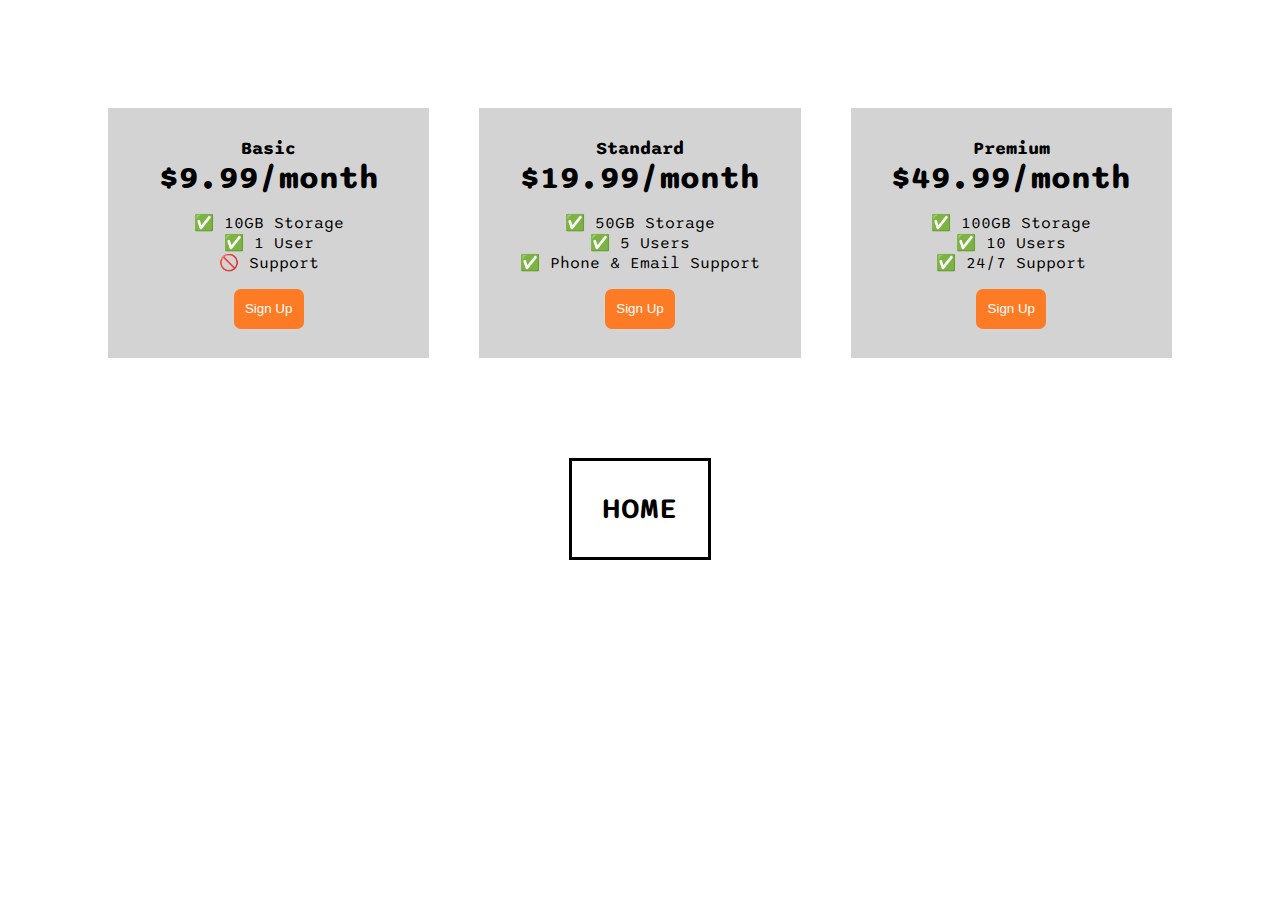
<file: folder4/index.html>
<!DOCTYPE html>
<html>
  <head>
    <title>Flexbox Pricing Table</title>
    <link rel="preconnect" href="https://fonts.googleapis.com" />
    <link rel="preconnect" href="https://fonts.gstatic.com" crossorigin />
    <link
      href="https://fonts.googleapis.com/css2?family=Sono:wght@400;700&display=swap"
      rel="stylesheet"
    />
    <link rel="stylesheet" href="style.css">
  </head>

  <body>
    <div class="pricing-container">
      <div class="pricing-plan">
        <div class="plan-title">Basic</div>
        <div class="plan-price">$9.99/month</div>
        <ul class="plan-features">
          <li>✅ 10GB Storage</li>
          <li>✅ 1 User</li>
          <li>🚫 Support</li>
        </ul>
        <button class="plan-button">Sign Up</button>
      </div>
      <div class="pricing-plan">
        <div class="plan-title">Standard</div>
        <div class="plan-price">$19.99/month</div>
        <ul class="plan-features">
          <li>✅ 50GB Storage</li>
          <li>✅ 5 Users</li>
          <li>✅ Phone &amp; Email Support</li>
        </ul>
        <button class="plan-button">Sign Up</button>
      </div>
      <div class="pricing-plan">
        <div class="plan-title">Premium</div>
        <div class="plan-price">$49.99/month</div>
        <ul class="plan-features">
          <li>✅ 100GB Storage</li>
          <li>✅ 10 Users</li>
          <li>✅ 24/7 Support</li>
        </ul>
        <button class="plan-button">Sign Up</button>
      </div>
    </div>

    <div class="home_button">
      <a class="button_text" href="../index.html">
        HOME
       </a>
    </div>
  </body>
</html>
</file>
<file: style.css>
@font-face {
    font-family: "Gilroy-Bold";
    src: url(./font/Gilroy-Bold.woff2);
}

@font-face {
    font-family: "Gilroy-Medium";
    src: url(./font/Gilroy-Medium.woff2);
}

@font-face {
    font-family: "Gilroy-Semibold";
    src: url(./font/Gilroy-Semibold.woff2);
}

* {
    padding: 0;
    margin: 0;
}
.title {
    color: #263da4;
    font-style: normal;
    font-weight: 400;
    line-height: normal;
    font-family: "Gilroy-Bold";
}

.text {
    color: #666;
    font-family: "Gilroy-Regular";
    font-style: normal;
    font-weight: 400;
    line-height: normal;
}

img {
    max-width: 100%;
    display: block;  
}
header{
    background-color: #263da4;
    height: 70px;
    display: flex;
    justify-content: end;
    padding-left: 100px;
    align-items: center;
}
.logo{
    width: 50px;
    padding-right: 100px;
}
main{
    /* background-image: url("mirana.jpg"); */
    display: flex;
    justify-content: center;
    flex-direction: column;
}

.about{
    background-image: linear-gradient(to right, #171c22, #111518);
    /* color: #000; */
    display: flex;
    justify-content: end;
}

.content{
    display: flex;
    justify-content: center;
    flex-direction: column;
    text-align: center;
    max-width: 350px;
    /* padding-left: 400px; */
    gap: 10px;
}



.title_about{
    color: #85807a;
}


.team{
    margin-top: 93px;
    margin-bottom: 100px;
    display: grid;
    grid-template-columns: repeat(4, 270px);
    justify-content: center; 
    gap: 30px;
}
.team_title{
    justify-content: center;
    grid-column: span 4;
    display: flex;
    flex-direction: column; 
    align-items: center;
    gap: 5px;
    margin-bottom: 52px;
    max-height: 128px;
}

.team_text{
    /* color: #8496ce; */
    max-width: 461px;
    max-height: 48px;
}
.person{
    border: 1px solid #EEE;
    max-height: 331px;
    padding-top: 50px;
    padding-bottom: 30px;
    display: grid;
    gap: 10px;
    justify-items: center;
}
.person:hover{
    background: #FFF;
    box-shadow: 15px 20px 50px 0px rgba(0, 0, 0, 0.10);
    .person_name{
        color: #8496ce
    }
}
.person_img{
    padding-bottom: 14px;
}
.author_name{
    text-align: center;
}
.person_name{
    color: #263da4;
    font-family: "Gilroy-SemiBold";
    font-size: 20px;
    font-style: normal;
    font-weight: 400;
    line-height: 30px;
}
/* .person_name:hover{
    color: #F25822;
} */
/* .name_orange{
    color: #F25822;
} */

.person_text{
    color: #888;
    font-family: "Gilroy-Medium";
    font-size: 13px;
    line-height: 19.5px;
}


.person_button {
    background: none;
    color: #263da4;
    padding: 15px 35px;
    display: flex;
    gap: 27px;
    height: 20px;
    border: none;
    cursor: pointer;
    font-family: "Gilroy-Medium";
    align-items: center;
    text-align: center;
}

.person_button:hover {
    font-size: 18px;
    .text{
        color: #8496ce;
    }
}


.button_text {
    text-decoration: none;
}

.details_card {
    display: flex;
    justify-content: center;
    align-items: center;
    gap: 0;
    background: #FAFAFA;
}

.details_content{
    padding-top: 127px;
    padding-bottom: 124px;
    margin-left: 30px;
}

.details_tittle {
    padding-bottom: 20px;
    font-size: 45px;
    max-width: 409px;
    justify-content: flex-start;
    color: #263da4;;
}

.details_text {
    max-width: 515px;
    font-size: 16px;
    line-height: 24px;
    padding-bottom: 20px;
    /* color: #8496ce;; */
}
.details_photo {
    width: 200px;
    padding: 50px;
}
.project {
    display: flex;
    justify-content: left;
    gap: 20px;
}
.project .person_button {
    padding: 0;
}


.copyright_content{
    background-color: #263da4;
    padding-top: 24px;
    padding-bottom: 23px;
    display: flex;
    justify-content: center;
    align-items: center;
    gap: 655px;
}
.copyright{
    color: #FBFBFB;
    font-size: 16px;
    font-style: normal;
    line-height: normal;
}
.social_media{
    display: flex;
    justify-content: center;
    align-content: center;
    gap: 7.3px;
}
.socila_media_link{
    background-color: white;
    width: 32px;
    height: 32px;
    display: flex;
    justify-content: center;
    align-items: center;
}
.socila_media_link:hover  {
    background-color: #8496ce;
}
.socila_media_link:hover path {
    fill: white;
}

@media (max-width: 425px){
    .image{
        display: none;
    }

}



@media (max-width: 1024px) {
    header {
        justify-content: center;
    }

    .about {
        justify-content: center;
    }

    .content{
        padding: 40px 0;
    }

    .image{
        display: none;
    }

    .team {
        grid-template-columns: 350px;
    }

    .team_title {
        grid-column: span 1;
    }

    .person {
        padding-bottom: 70px;
    }
    
    .details_photo{
        display: none;
    }
    
    .copyright_content {
        flex-direction: column;
        gap: 20px;
    }
}
</file>
<file: calc/style.css>
html {
    box-sizing: border-box;
}
*, *:before, *:after {
    box-sizing: inherit;
}
body {
    padding: 0;
    margin: 0;
}
.wrapper {
    padding: 100px;
    display: flex;
    justify-content: center;
}
.line{
    display: flex;
    justify-content: center;
    height: 50px;
    width: 200px;
    background-color: black;
    color: white;
    padding: 0.5px;
    text-align: center;
    
}
.number{
    width: 50px;
    height: 50px;
    background-color: grey;
    border: 0.5px solid black;
}

.zero{
    width: 150px;
}

.clear {
    width: 100px;
}
.sign{
    width: 50px;
    height: 50px;

    background-color: orange;
    border: 0.5px solid black;
}
.sum_line{
    padding: 0 10px;
    justify-content: end;
}

.home_button {
    display: flex;
    justify-content: center;
    font-size: 30px;
    

}
.button_text {
    text-decoration: none;
    color: black;
    font-weight: 600;
    padding: 30px;
    border: 3px solid black;
}
</file>
<file: folder2/style.css>
@font-face {
    font-family: "Gilroy-Bold";
    src: url(../font/Gilroy-Bold.woff2);
}

@font-face {
    font-family: "Gilroy-Medium";
    src: url(../font/Gilroy-Medium.woff2);
}

@font-face {
    font-family: "Gilroy-Semibold";
    src: url(../font/Gilroy-Semibold.woff2);
}
* {
    padding: 0;
    margin: 0;
}

img {
    max-width: 100%;
    display: block;  
}
header{
    background-color: #263da4;
    height: 70px;
    display: flex;
    justify-content: end;
    padding-left: 100px;
    align-items: center;
}
.title {
    padding-bottom: 5px;
    color: #263da4;
    font-size: 20px;
    font-family: "Gilroy-Bold";
}
.text{
    color: #666;
    font-family: "Gilroy-Regular";
    font-style: normal;
    font-weight: 400;
    line-height: normal;
}
.logo{
    width: 50px;
    padding-right: 100px;
}

.about {
    display: grid;
    grid-template-columns: repeat(2, 500px);
    grid-template-rows: 100px auto auto;
    grid-template-areas:
    "header photo"
    "text photo"
    "naviki link";
    justify-content: center;
    padding-top: 50px;
    padding-bottom: 50px;
    gap: 20px;
}

.info1 {
    grid-area: header;
    max-height: 100px;
    margin: 10px;
}
.info1 .title {
    font-size: 40px;
}
.photo {
    grid-area: photo;
}
.info2 {
    grid-area: text;
    padding: 10px;

}
.info3 {
    grid-area: naviki;
    padding: 10px;
}


.skills-container {
    max-width: 600px;
    background-color: #ffffff;
    border-radius: 10px;
}



.skill {
    display: flex;
    align-items: center;
    padding: 10px;
}



.skill-icon {
    font-size: 2em;
    margin-right: 20px;
}



.my_link {
    grid-area: link;
    padding: 10px;
    display: flex;
    justify-content: left;
    flex-direction: column;
    gap: 10px;
}
.link {
    text-decoration: none;
    border: 1px solid #666;
    padding: 5px;
    text-align: center;
    max-width: 80px;
}
.link:hover {
    color: #263da4;
    box-shadow: 15px 20px 50px 0px rgba(0, 0, 0, 0.20);
}




.copyright_content{
    background-color: #263da4;
    padding-top: 24px;
    padding-bottom: 23px;
    display: flex;
    justify-content: center;
    align-items: center;
    gap: 655px;
}
.copyright{
    color: #FBFBFB;
    font-size: 16px;
    font-style: normal;
    line-height: normal;
}
.social_media{
    display: flex;
    justify-content: center;
    align-content: center;
    gap: 7.3px;
}
.socila_media_link{
    background-color: white;
    width: 32px;
    height: 32px;
    display: flex;
    justify-content: center;
    align-items: center;
}
.socila_media_link:hover  {
    background-color: #8496ce;
}
.socila_media_link:hover path {
    fill: white;
}
</file>
<file: folder4/style.css>
body {
    font-family: "Sono", sans-serif;
  }

@media (max-width: 700px) {
    .pricing-container{
        flex-direction: column;
    }
    
}

.pricing-container{
    display: flex;
    justify-content: center;
    padding: 100px;
    gap: 50px;
}
.pricing-plan{
    display: flex;
    justify-content: center;
    flex-direction: column;
    background-color: lightgrey;
    width: 400px;
    height: 250px;
    text-align: center;
    align-items: center;
}

.plan-title{
    font-size: large;
    font-weight: bold;
}

.plan-price{
    font-size: xx-large;
    font-weight: bold;
}
.plan-features{
    list-style-type: none;
    padding:  0;
    
}
.plan-button{
    height: 40px;
    width: 70px;
    background-color: rgb(252, 123, 36);
    padding: 10px;
    border-radius: 7px;
    border: none;
    color: white;
}

.home_button {
    display: flex;
    justify-content: center;
    font-size: 30px;
    

}
.button_text {
    text-decoration: none;
    color: black;
    font-weight: 600;
    padding: 30px;
    border: 3px solid black;
}
</file>
